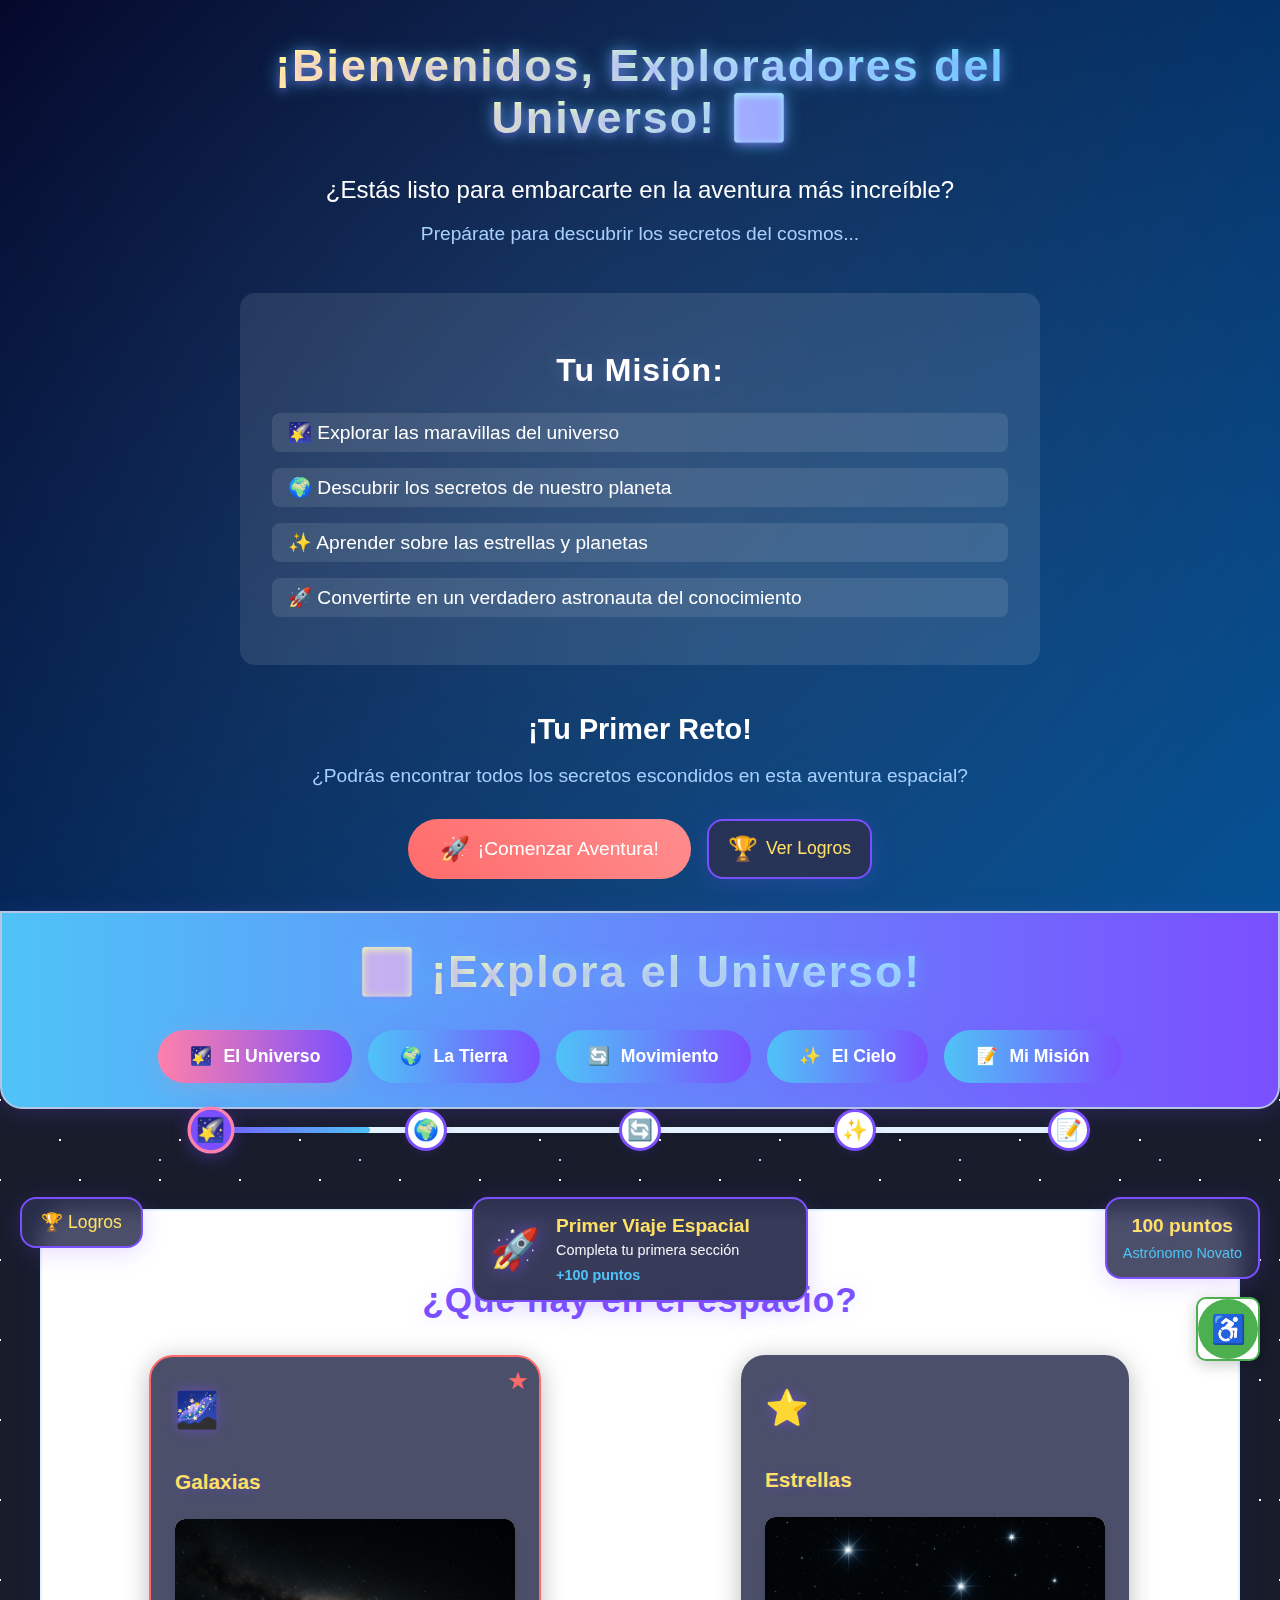
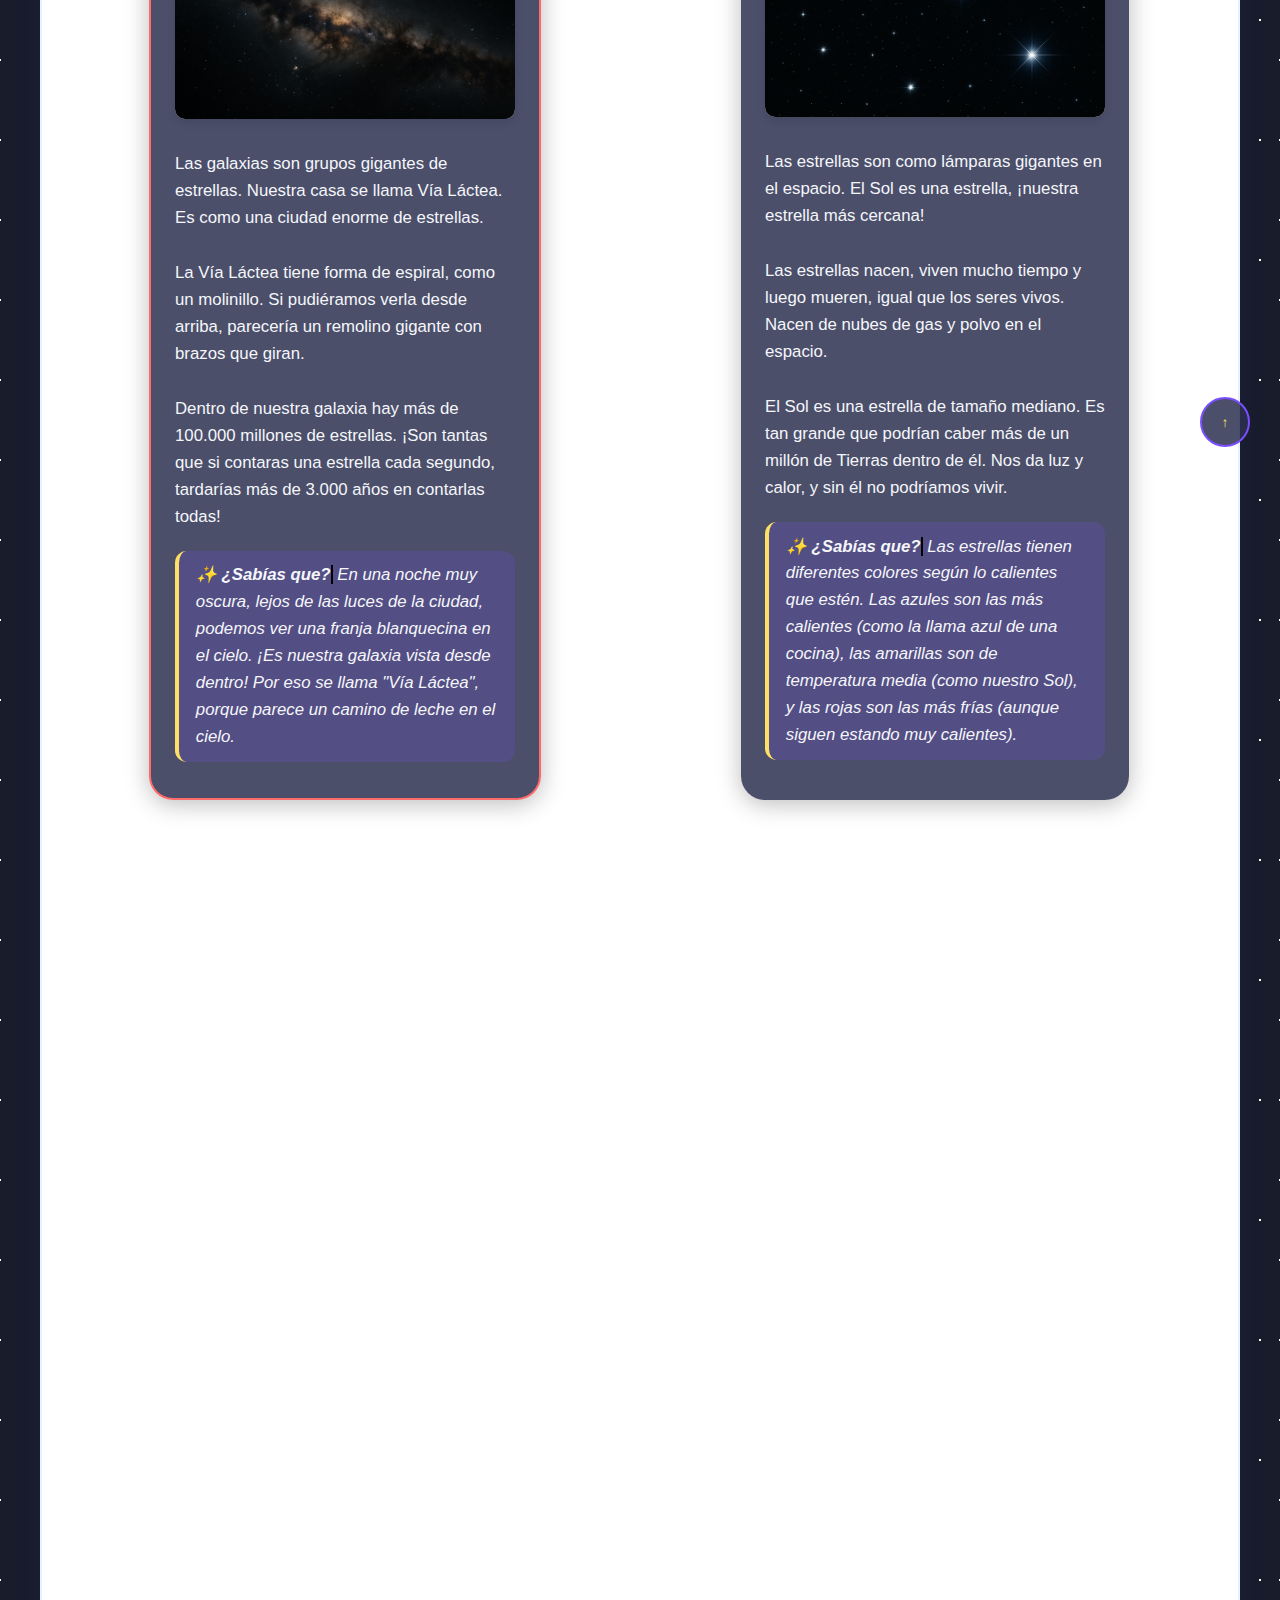
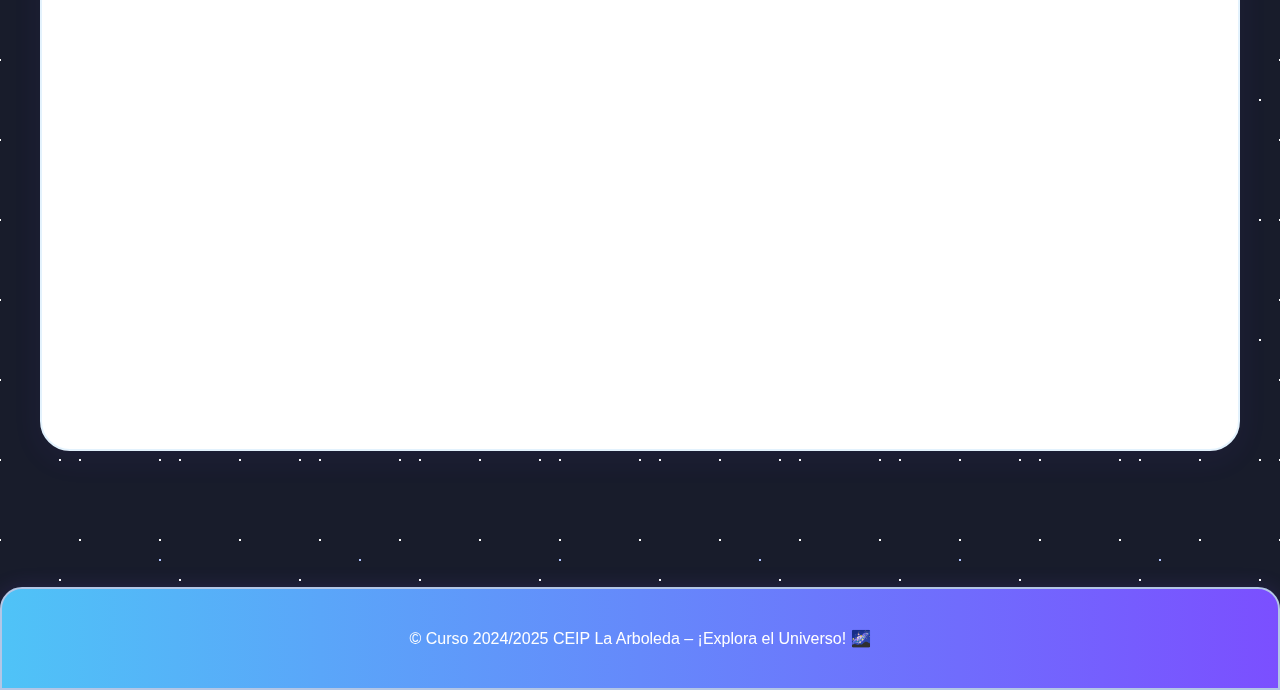
<file: index.html>
<!DOCTYPE html>
<html lang="es">
<head>
  <meta charset="UTF-8" />
  <meta name="viewport" content="width=device-width, initial-scale=1.0"/>
  <title>¡Explora el Universo! 🌌</title>
  <link href="https://fonts.cdnfonts.com/css/opendyslexic" rel="stylesheet">
  <link rel="stylesheet" href="animaciones.css" />
  <link rel="stylesheet" href="style.css" />
  <link rel="icon" type="image/svg+xml" href="data:image/svg+xml,%3Csvg xmlns='http://www.w3.org/2000/svg' viewBox='0 0 64 64'%3E%3Ccircle cx='32' cy='32' r='30' fill='%237b4fff'/%3E%3Ctext x='32' y='44' font-size='32' text-anchor='middle' fill='white' font-family='Arial'%3E%F0%9F%8C%8C%3C/text%3E%3C/svg%3E">
</head>
<body class="scroll-suave cursor-personalizado">
  <div id="contenedor-puntos" class="contenedor-puntos"></div>
  
  <!-- Barra de accesibilidad -->
  <div id="barra-accesibilidad" class="barra-accesibilidad">
    <button id="toggle-accesibilidad" class="btn-toggle-accesibilidad" aria-label="Mostrar/Ocultar opciones de accesibilidad">
      <span class="icono-accesibilidad">♿</span>
    </button>
    <div class="contenido-accesibilidad">
      <div class="grupo-accesibilidad">
        <label for="tamano-fuente">Tamaño de texto:</label>
        <div class="controles-fuente">
          <button class="btn-accesibilidad" onclick="cambiarTamanoFuente('disminuir')" aria-label="Disminuir tamaño de texto">A-</button>
          <button class="btn-accesibilidad" onclick="cambiarTamanoFuente('aumentar')" aria-label="Aumentar tamaño de texto">A+</button>
        </div>
      </div>
      <div class="grupo-accesibilidad">
        <label for="tipo-fuente">Tipo de letra:</label>
        <select id="tipo-fuente" class="select-accesibilidad" onchange="cambiarTipoFuente(this.value)">
          <option value="default">Normal</option>
          <option value="dyslexic">Dyslexic</option>
          <option value="high-contrast">Alto contraste</option>
        </select>
      </div>
      <div class="grupo-accesibilidad">
        <label for="contraste">Contraste:</label>
        <div class="controles-contraste">
          <button class="btn-accesibilidad" onclick="cambiarContraste('normal')" aria-label="Contraste normal">Normal</button>
          <button class="btn-accesibilidad" onclick="cambiarContraste('alto')" aria-label="Alto contraste">Alto</button>
        </div>
      </div>
      <div class="grupo-accesibilidad">
        <label for="modo-tea">Modo Reducido:</label>
        <div class="controles-tea">
          <button class="btn-accesibilidad" onclick="activarModoTEA()" aria-label="Activar modo reducido">
            <i class="icono-tea">🌙</i> Activar
          </button>
          <button class="btn-accesibilidad" onclick="desactivarModoTEA()" aria-label="Desactivar modo reducido">
            <i class="icono-tea">☀️</i> Desactivar
          </button>
        </div>
      </div>
    </div>
  </div>

  <div class="menu-hamburguesa">
    <span></span>
    <span></span>
    <span></span>
  </div>
  
  <!-- Nueva sección de bienvenida -->
  <section id="bienvenida" class="seccion-bienvenida">
    <div class="contenedor-bienvenida">
      <h1 class="titulo-bienvenida neon">¡Bienvenidos, Exploradores del Universo! 🌌</h1>
      <div class="mensaje-bienvenida">
        <p class="texto-destacado">¿Estás listo para embarcarte en la aventura más increíble?</p>
        <p class="texto-animado">Prepárate para descubrir los secretos del cosmos...</p>
      </div>
      <div class="mision-inicial">
        <h2 class="subtitulo-bienvenida">Tu Misión:</h2>
        <ul class="lista-mision">
          <li class="item-mision">🌠 Explorar las maravillas del universo</li>
          <li class="item-mision">🌍 Descubrir los secretos de nuestro planeta</li>
          <li class="item-mision">✨ Aprender sobre las estrellas y planetas</li>
          <li class="item-mision">🚀 Convertirte en un verdadero astronauta del conocimiento</li>
        </ul>
      </div>
      <div class="reto-inicial">
        <h3 class="titulo-reto">¡Tu Primer Reto!</h3>
        <p class="texto-reto">¿Podrás encontrar todos los secretos escondidos en esta aventura espacial?</p>
        <div class="contenedor-botones">
          <button class="btn-comenzar btn-interactivo" onclick="comenzarAventura()">
            <span class="icono-boton">🚀</span>
            ¡Comenzar Aventura!
          </button>
          <button class="btn-logros btn-interactivo" onclick="mostrarLogros()">
            <span class="icono-boton">🏆</span>
            Ver Logros
          </button>
        </div>
      </div>
    </div>
  </section>

  <div id="panel-logros" class="panel-logros">
    <button id="btn-logros" class="btn-logros">🏆 Logros</button>
    <div class="logros-contenido">
      <h3>Mis Logros</h3>
      <div class="lista-logros">
        <!-- Los logros se cargarán dinámicamente -->
      </div>
    </div>
  </div>
  <div id="loader" style="display:none">
    <div class="loader-spinner"></div>
    <div>Cargando...</div>
  </div>
  <header class="cristal cargar-contenido">
    <h1 class="neon flotar">🌌 ¡Explora el Universo!</h1>
    <nav class="navegacion-principal">
      <button class="nav-btn brillo btn-interactivo" onclick="mostrarSeccion('universo')" id="btn-universo">
        <span class="icono rotar icono-hover">🌠</span> El Universo
      </button>
      <button class="nav-btn brillo btn-interactivo" onclick="mostrarSeccion('tierra')" id="btn-tierra">
        <span class="icono rotar icono-hover">🌍</span> La Tierra
      </button>
      <button class="nav-btn brillo btn-interactivo" onclick="mostrarSeccion('movimiento')" id="btn-movimiento">
        <span class="icono rotar icono-hover">🔄</span> Movimiento
      </button>
      <button class="nav-btn brillo btn-interactivo" onclick="mostrarSeccion('cielo')" id="btn-cielo">
        <span class="icono rotar icono-hover">✨</span> El Cielo
      </button>
      <button class="nav-btn brillo btn-interactivo" onclick="mostrarSeccion('mision')" id="btn-mision">
        <span class="icono rotar icono-hover">📝</span> Mi Misión
      </button>
    </nav>
  </header>

  <!-- Barra de progreso de navegación -->
  <div class="barra-progreso">
    <div class="progreso" id="progreso-bar"></div>
    <div class="puntos-progreso">
      <span class="punto" id="punto-universo">🌠</span>
      <span class="punto" id="punto-tierra">🌍</span>
      <span class="punto" id="punto-movimiento">🔄</span>
      <span class="punto" id="punto-cielo">✨</span>
      <span class="punto" id="punto-mision">📝</span>
    </div>
  </div>

  <main>
    <section id="universo" class="seccion card">
      <h2>¿Qué hay en el espacio?</h2>
      <div class="tarjetas-conocimiento">
        <div class="tarjeta-conocimiento revelar">
          <span class="icono-tarjeta">🌌</span>
          <h3>Galaxias</h3>
          <div class="imagen-tarjeta">
            <img src="assets/images/via-lactea.png" alt="Imagen de la Vía Láctea" loading="lazy">
          </div>
          <p>Las galaxias son grupos gigantes de estrellas. Nuestra casa se llama Vía Láctea. Es como una ciudad enorme de estrellas.</p>
          <p>La Vía Láctea tiene forma de espiral, como un molinillo. Si pudiéramos verla desde arriba, parecería un remolino gigante con brazos que giran.</p>
          <p>Dentro de nuestra galaxia hay más de 100.000 millones de estrellas. ¡Son tantas que si contaras una estrella cada segundo, tardarías más de 3.000 años en contarlas todas!</p>
          <p class="dato-curioso">✨ <strong><span class="typing">¿Sabías que?</span></strong> En una noche muy oscura, lejos de las luces de la ciudad, podemos ver una franja blanquecina en el cielo. ¡Es nuestra galaxia vista desde dentro! Por eso se llama "Vía Láctea", porque parece un camino de leche en el cielo.</p>
        </div>
        <div class="tarjeta-conocimiento revelar">
          <span class="icono-tarjeta">⭐</span>
          <h3>Estrellas</h3>
          <div class="imagen-tarjeta">
            <img src="assets/images/estrellas.png" alt="Imagen de estrellas brillantes" loading="lazy">
          </div>
          <p>Las estrellas son como lámparas gigantes en el espacio. El Sol es una estrella, ¡nuestra estrella más cercana!</p>
          <p>Las estrellas nacen, viven mucho tiempo y luego mueren, igual que los seres vivos. Nacen de nubes de gas y polvo en el espacio.</p>
          <p>El Sol es una estrella de tamaño mediano. Es tan grande que podrían caber más de un millón de Tierras dentro de él. Nos da luz y calor, y sin él no podríamos vivir.</p>
          <p class="dato-curioso">✨ <strong><span class="typing">¿Sabías que?</span></strong> Las estrellas tienen diferentes colores según lo calientes que estén. Las azules son las más calientes (como la llama azul de una cocina), las amarillas son de temperatura media (como nuestro Sol), y las rojas son las más frías (aunque siguen estando muy calientes).</p>
        </div>
        <div class="tarjeta-conocimiento revelar">
          <span class="icono-tarjeta">🪐</span>
          <h3>Planetas</h3>
          <div class="imagen-tarjeta">
            <img src="assets/images/sistema-solar.png" alt="Imagen del Sistema Solar" loading="lazy">
          </div>
          <p>Los planetas son bolas grandes que giran alrededor del Sol. La Tierra es un planeta. Hay 8 planetas en nuestro Sistema Solar.</p>
          <p>Los planetas de nuestro Sistema Solar, en orden desde el Sol, son: Mercurio, Venus, Tierra, Marte, Júpiter, Saturno, Urano y Neptuno.</p>
          <p>Los cuatro primeros (Mercurio, Venus, Tierra y Marte) son planetas rocosos, como grandes piedras. Los otros cuatro (Júpiter, Saturno, Urano y Neptuno) son planetas gaseosos, como bolas gigantes de gas.</p>
          <p class="dato-curioso">✨ <strong><span class="typing">¿Sabías que?</span></strong> Saturno tiene unos anillos preciosos a su alrededor. Estos anillos están hechos de trozos de hielo y roca. Si pusiéramos a Saturno en una bañera gigante, ¡flotaría! Es el único planeta que podría flotar en el agua porque es menos denso.</p>
        </div>
        <div class="tarjeta-conocimiento revelar">
          <span class="icono-tarjeta">☄️</span>
          <h3>Otras cosas del espacio</h3>
          <div class="imagen-tarjeta">
            <img src="assets/images/cometa.png" alt="Imagen de un cometa" loading="lazy">
          </div>
          <p>En el espacio también hay asteroides (rocas espaciales), cometas (bolas de hielo que dejan una cola brillante) y muchas cosas más.</p>
          <p>Los asteroides son como rocas que flotan en el espacio. La mayoría están en un cinturón entre Marte y Júpiter. Son los restos de cuando se formó nuestro Sistema Solar.</p>
          <p>Los cometas son bolas de hielo y polvo. Cuando se acercan al Sol, parte del hielo se derrite y forma una cola brillante. Algunos cometas tardan muchos años en dar una vuelta al Sol.</p>
          <p>También hay lunas (satélites naturales) que giran alrededor de los planetas. La Tierra tiene una luna, pero otros planetas tienen muchas más. ¡Júpiter tiene más de 80 lunas!</p>
          <p class="dato-curioso">✨ <strong><span class="typing">¿Sabías que?</span></strong> Hace millones de años, un asteroide muy grande chocó contra la Tierra. Ese choque hizo que se extinguieran los dinosaurios. Por suerte, los asteroides grandes chocan contra la Tierra muy, muy raramente.</p>
        </div>
      </div>
    </section>
    <section id="tierra" class="seccion card" style="display:none">
      <h2>¿Cómo es la Tierra?</h2>
      <div class="tarjetas-conocimiento">
        <div class="tarjeta-conocimiento revelar">
          <span class="icono-tarjeta">⚽</span>
          <h3>Forma de la Tierra</h3>
          <p>La Tierra es redonda como una pelota. Si caminaras y caminaras, ¡podrías dar la vuelta entera y volver al mismo lugar!</p>
          <p>Aunque desde donde estamos parece plana, la Tierra es en realidad una esfera. Es como cuando estamos en un campo muy grande: parece plano, pero sabemos que la Tierra es redonda.</p>
          <p>La Tierra no es una esfera perfecta. Está un poquito achatada por los polos (arriba y abajo) y un poquito más ancha por el ecuador (la línea del medio). Es como si apretaras un poco una pelota por arriba y por abajo.</p>
          <p class="dato-curioso">✨ <strong><span class="typing">¿Sabías que?</span></strong> Si pudieras hacer un túnel que atravesara toda la Tierra, tardarías 42 minutos en caer de un lado a otro por el centro. ¡Pero no te preocupes! No podemos hacer ese túnel porque el centro de la Tierra está muy caliente.</p>
        </div>
        <div class="tarjeta-conocimiento revelar">
          <span class="icono-tarjeta">🌊</span>
          <h3>Agua y tierra</h3>
          <p>La Tierra tiene mucha agua. Los océanos, mares, lagos y ríos cubren la mayor parte. El resto son montañas, bosques, desiertos y ciudades.</p>
          <p>Si miras un globo terráqueo, verás que hay mucho más azul que marrón o verde. El azul representa el agua, que cubre el 71% de la superficie de la Tierra. ¡Casi tres cuartas partes de nuestro planeta es agua!</p>
          <p>Hay cinco grandes océanos: Pacífico, Atlántico, Índico, Ártico y Antártico. El océano Pacífico es tan grande que podrían caber todos los continentes dentro de él.</p>
          <p>La tierra firme está dividida en siete continentes: Europa, Asia, África, América del Norte, América del Sur, Oceanía y Antártida. Nosotros vivimos en Europa.</p>
          <p class="dato-curioso">✨ <strong><span class="typing">¿Sabías que?</span></strong> El lugar más alto de la Tierra es el monte Everest (¡es tan alto como 170 niños de tu edad uno encima de otro!). Y el lugar más profundo está en el océano, en la Fosa de las Marianas (¡tan profunda como 400 niños uno encima de otro!).</p>
        </div>
        <div class="tarjeta-conocimiento revelar">
          <span class="icono-tarjeta">☁️</span>
          <h3>El aire</h3>
          <p>Alrededor de la Tierra hay una capa de aire llamada atmósfera. Es como una manta que nos protege y nos permite respirar.</p>
          <p>Aunque no podemos ver el aire, está ahí. Podemos sentirlo cuando sopla el viento o cuando inflamos un globo. La atmósfera es una capa de aire que rodea toda la Tierra.</p>
          <p>La atmósfera nos protege de los rayos dañinos del Sol y de las rocas que vienen del espacio. También mantiene el calor, como una manta, para que no haga demasiado frío por la noche.</p>
          <p>El aire que respiramos está formado principalmente por dos gases: nitrógeno (78%) y oxígeno (21%). El oxígeno es el gas que necesitamos para respirar.</p>
          <p class="dato-curioso">✨ <strong><span class="typing">¿Sabías que?</span></strong> Las nubes están hechas de gotitas de agua muy pequeñas o cristalitos de hielo que flotan en el aire. Aunque algunas nubes parecen muy pesadas, ¡en realidad están flotando! Una nube mediana pesa tanto como 100 elefantes, pero como está formada por millones de gotitas muy pequeñas, puede flotar en el aire.</p>
        </div>
        <div class="tarjeta-conocimiento revelar">
          <span class="icono-tarjeta">🏠</span>
          <h3>Nuestro hogar</h3>
          <p>La Tierra es nuestro hogar. Aquí vivimos las personas, los animales y las plantas. Es el único planeta donde sabemos que hay vida.</p>
          <p>La Tierra es especial porque tiene agua líquida, aire para respirar y una temperatura adecuada para la vida. No hace ni demasiado calor ni demasiado frío.</p>
          <p>En la Tierra hay millones de especies diferentes de seres vivos. Hay animales de todos los tamaños, desde ballenas enormes hasta insectos diminutos. También hay plantas de todo tipo, desde árboles gigantes hasta pequeñas flores.</p>
          <p>Los seres humanos vivimos en todos los continentes (excepto en la Antártida, que está cubierta de hielo). Hablamos diferentes idiomas y tenemos diferentes culturas, pero todos compartimos el mismo planeta.</p>
          <p class="dato-curioso">✨ <strong><span class="typing">¿Sabías que?</span></strong> Si la Tierra fuera del tamaño de una manzana, la capa de aire que podemos respirar sería tan fina como la piel de esa manzana. Por eso es tan importante cuidar nuestro planeta y no contaminar.</p>
        </div>
      </div>
    </section>
    <section id="movimiento" class="seccion card" style="display:none">
      <h2>La Tierra se mueve</h2>
      <div class="tarjetas-conocimiento">
        <div class="tarjeta-conocimiento revelar">
          <span class="icono-tarjeta">🌓</span>
          <h3>El día y la noche</h3>
          <div class="imagen-tarjeta">
            <img src="assets/images/rotacion-tierra.png" alt="Animación de la rotación de la Tierra" loading="lazy">
          </div>
          <p>La Tierra gira como un trompo. Cuando una parte mira al Sol es de día, y cuando está en la sombra es de noche.</p>
          <p>La Tierra gira sobre sí misma, como cuando das vueltas sobre ti mismo. A este movimiento se le llama rotación. La Tierra tarda 24 horas (un día completo) en dar una vuelta entera.</p>
          <p>Cuando la parte de la Tierra donde vivimos está de cara al Sol, es de día y podemos ver la luz. Cuando nuestra parte de la Tierra está de espaldas al Sol, es de noche y está oscuro.</p>
          <p>Mientras en España es de día, en otros países como Japón o Australia es de noche. Y cuando aquí es de noche, en esos países es de día. ¡Siempre hay una parte de la Tierra que está a oscuras y otra que está iluminada!</p>
          <p class="dato-curioso">✨ <strong><span class="typing">¿Sabías que?</span></strong> Aunque no lo notamos, la Tierra gira muy rápido. En el ecuador (la línea del medio de la Tierra), estamos moviéndonos a más de 1.600 kilómetros por hora. ¡Es más rápido que un avión! No lo notamos porque todo a nuestro alrededor se mueve con nosotros, incluido el aire.</p>
        </div>
        <div class="tarjeta-conocimiento revelar">
          <span class="icono-tarjeta">🌞</span>
          <h3>Las estaciones</h3>
          <div class="imagen-tarjeta">
            <img src="assets/images/traslacion-tierra.png" alt="Animación de la traslación de la Tierra" loading="lazy">
          </div>
          <p>La Tierra también da vueltas alrededor del Sol. Tarda un año en dar una vuelta completa. Esto causa las estaciones: primavera, verano, otoño e invierno.</p>
          <p>Además de girar sobre sí misma, la Tierra viaja alrededor del Sol. Este viaje se llama traslación y dura 365 días (un año). La Tierra se mueve por un camino ovalado llamado órbita.</p>
          <p>La Tierra está un poco inclinada, como si fuera un trompo que no gira derecho. Por esta inclinación, a veces el Sol calienta más una parte de la Tierra que otra.</p>
          <p>Cuando el Sol calienta más la parte norte de la Tierra, es verano en España y en los países del norte. Al mismo tiempo, es invierno en los países del sur, como Argentina o Australia.</p>
          <p>Seis meses después, ocurre lo contrario: es invierno en el norte y verano en el sur. En primavera y otoño, el Sol calienta de forma parecida ambas partes de la Tierra.</p>
          <p class="dato-curioso">✨ <strong><span class="typing">¿Sabías que?</span></strong> En los polos de la Tierra (el Polo Norte y el Polo Sur), hay momentos del año en que el Sol no se pone durante varios días o semanas. ¡Es de día todo el tiempo! Y en otros momentos del año, el Sol no sale durante días o semanas. ¡Es de noche todo el tiempo!</p>
        </div>
        <div class="tarjeta-conocimiento revelar">
          <span class="icono-tarjeta">🔄</span>
          <h3>Siempre en movimiento</h3>
          <p>Aunque no lo notamos, la Tierra siempre está moviéndose. Es como si viviéramos en una nave espacial natural que nunca se detiene.</p>
          <p>La Tierra tiene varios movimientos al mismo tiempo:</p>
          <ul>
            <li>Gira sobre sí misma (rotación): un día</li>
            <li>Gira alrededor del Sol (traslación): un año</li>
            <li>Viaja con todo el Sistema Solar alrededor del centro de nuestra galaxia</li>
            <li>Se mueve con toda la galaxia por el espacio</li>
          </ul>
          <p>Es como si estuvieras en un tiovivo (la Tierra girando), que está en un coche (el Sistema Solar) que va por una rotonda (la galaxia), y todo eso se mueve por una carretera (el espacio).</p>
          <p class="dato-curioso">✨ <strong><span class="typing">¿Sabías que?</span></strong> Nuestro Sistema Solar tarda unos 225 millones de años en dar una vuelta completa alrededor del centro de la Vía Láctea. La última vez que estuvimos en este mismo punto de la galaxia, ¡los dinosaurios aún no habían aparecido en la Tierra!</p>
        </div>
        <div class="tarjeta-conocimiento revelar">
          <span class="icono-tarjeta">🌡️</span>
          <h3>El clima cambia</h3>
          <p>Cuando la Tierra se mueve alrededor del Sol, cambia la cantidad de luz y calor que recibimos. Por eso hace más calor en verano y más frío en invierno.</p>
          <p>En verano, el Sol está más alto en el cielo y los días son más largos. Sus rayos caen más directamente sobre nosotros y nos calientan más. Por eso hace calor en verano.</p>
          <p>En invierno, el Sol está más bajo en el cielo y los días son más cortos. Sus rayos caen más inclinados y nos calientan menos. Por eso hace frío en invierno.</p>
          <p>En primavera y otoño, el Sol está a una altura intermedia y los días y las noches duran casi lo mismo. Son estaciones de transición entre el frío y el calor.</p>
          <p class="dato-curioso">✨ <strong><span class="typing">¿Sabías que?</span></strong> El día más largo del año en el hemisferio norte (donde está España) es el 21 de junio, y se llama solsticio de verano. El día más corto es el 21 de diciembre, y se llama solsticio de invierno. En los equinoccios (20 de marzo y 22 de septiembre), el día y la noche duran exactamente lo mismo en todo el mundo.</p>
        </div>
      </div>
    </section>
    <section id="cielo" class="seccion card" style="display:none">
      <h2>El cielo de noche</h2>
      <div class="tarjetas-conocimiento">
        <div class="tarjeta-conocimiento revelar">
          <span class="icono-tarjeta">⭐</span>
          <h3>Las estrellas</h3>
          <p>Por la noche podemos ver muchas estrellas brillando en el cielo. Son como el Sol, pero están muy, muy lejos de nosotros.</p>
          <p>Las estrellas son bolas gigantes de gas muy caliente. Brillan con luz propia, como pequeñas linternas en el cielo nocturno. Algunas estrellas son más grandes que nuestro Sol, y otras son más pequeñas.</p>
          <p>Las estrellas están agrupadas formando figuras que llamamos constelaciones. Algunas constelaciones famosas son la Osa Mayor (que parece un carro), Orión (que parece un cazador) y el Cisne (que parece un pájaro con las alas extendidas).</p>
          <p>La estrella más brillante que vemos por la noche se llama Sirio. Es más grande y más caliente que nuestro Sol, y está a 8,6 años luz de distancia. Eso significa que su luz tarda 8,6 años en llegar hasta nosotros.</p>
          <p class="dato-curioso">✨ <strong><span class="typing">¿Sabías que?</span></strong> Cuando miramos las estrellas, estamos viendo cómo eran en el pasado, no cómo son ahora. Esto es porque la luz tarda tiempo en viajar desde ellas hasta nosotros. Es como recibir una carta que alguien te envió hace mucho tiempo.</p>
        </div>
        <div class="tarjeta-conocimiento revelar">
          <span class="icono-tarjeta">🌙</span>
          <h3>La Luna</h3>
          <p>La Luna es el objeto más brillante en el cielo nocturno. Cambia de forma a lo largo del mes: a veces es redonda, a veces parece una sonrisa.</p>
          <p>La Luna es el satélite natural de la Tierra. Eso significa que gira alrededor de nuestro planeta, como la Tierra gira alrededor del Sol. La Luna tarda 27 días en dar una vuelta completa a la Tierra.</p>
          <p>La Luna no tiene luz propia. Lo que vemos es la luz del Sol que rebota en ella, como un espejo. Según la posición de la Luna respecto al Sol y la Tierra, vemos diferentes partes iluminadas. Estas son las fases de la Luna:</p>
          <ul>
            <li>Luna nueva: no se ve (está entre la Tierra y el Sol)</li>
            <li>Luna creciente: parece una "C" al revés</li>
            <li>Cuarto creciente: se ve la mitad</li>
            <li>Luna gibosa creciente: más de la mitad</li>
            <li>Luna llena: se ve completa y redonda</li>
            <li>Luna gibosa menguante: más de la mitad</li>
            <li>Cuarto menguante: se ve la mitad</li>
            <li>Luna menguante: parece una "C"</li>
          </ul>
          <p class="dato-curioso">✨ <strong><span class="typing">¿Sabías que?</span></strong> La Luna siempre nos muestra la misma cara. Nunca podemos ver el otro lado desde la Tierra. Esto es porque tarda lo mismo en girar sobre sí misma que en dar una vuelta alrededor de la Tierra.</p>
        </div>
        <div class="tarjeta-conocimiento revelar">
          <span class="icono-tarjeta">🪐</span>
          <h3>Planetas brillantes</h3>
          <p>Algunos planetas se pueden ver desde la Tierra sin telescopio. Venus es muy brillante y a veces se ve por la mañana o por la tarde.</p>
          <p>Los planetas que podemos ver a simple vista son:</p>
          <ul>
            <li>Mercurio: difícil de ver porque está muy cerca del Sol</li>
            <li>Venus: muy brillante, se ve al amanecer o al atardecer</li>
            <li>Marte: tiene un color rojizo</li>
            <li>Júpiter: muy brillante, el segundo objeto más brillante de la noche después de la Luna</li>
            <li>Saturno: tiene un color amarillento</li>
          </ul>
          <p>A diferencia de las estrellas, los planetas no parpadean. Su luz es más constante y estable. Además, los planetas cambian de posición en el cielo con el paso de las semanas, mientras que las estrellas mantienen sus posiciones relativas entre sí.</p>
          <p class="dato-curioso">✨ <strong><span class="typing">¿Sabías que?</span></strong> Venus es tan brillante que a veces se puede ver incluso durante el día. Por eso se le llama "la estrella de la mañana" o "la estrella de la tarde", aunque no es una estrella sino un planeta.</p>
        </div>
        <div class="tarjeta-conocimiento revelar">
          <span class="icono-tarjeta">💫</span>
          <h3>Estrellas fugaces</h3>
          <p>A veces podemos ver rayas de luz que cruzan rápidamente el cielo. Son las estrellas fugaces, que en realidad son pequeñas rocas que caen a la Tierra.</p>
          <p>Las estrellas fugaces no son estrellas de verdad. Son meteoroides (pequeñas rocas espaciales) que entran en la atmósfera de la Tierra y se queman por el rozamiento con el aire. A este fenómeno se le llama meteoro.</p>
          <p>Cuando muchas estrellas fugaces aparecen en una misma noche, se llama lluvia de meteoros. Ocurre cuando la Tierra pasa por una zona del espacio con muchos meteoroides. Algunas lluvias de meteoros famosas son:</p>
          <ul>
            <li>Las Perseidas: en agosto</li>
            <li>Las Leónidas: en noviembre</li>
            <li>Las Gemínidas: en diciembre</li>
          </ul>
          <p>Si una roca espacial es muy grande y no se quema completamente en la atmósfera, puede llegar a la superficie de la Tierra. Entonces se llama meteorito.</p>
          <p class="dato-curioso">✨ <strong><span class="typing">¿Sabías que?</span></strong> Cada día caen a la Tierra unas 100 toneladas de polvo y pequeñas rocas del espacio. La mayoría son tan pequeñas como granos de arena y se queman completamente en la atmósfera, formando estrellas fugaces.</p>
        </div>
      </div>
    </section>
    <section id="mision" class="seccion card" style="display:none">
      <h2>Mi misión espacial</h2>
      <div class="descripcion-mision">
        <p>¡Bienvenido a tu misión espacial! Para completar esta aventura, debes realizar dos actividades:</p>
        <ol>
          <li><strong>Actividad obligatoria:</strong> El juego de preguntas sobre el universo</li>
          <li><strong>Actividad a elegir:</strong> Debes seleccionar UNA de las siguientes actividades creativas:
            <ul>
              <li>Dibujar el espacio</li>
              <li>Realizar el experimento de día y noche</li>
              <li>Crear el libro de las fases de la Luna</li>
              <li>Hacer el Sistema Solar comestible</li>
              <li>Llevar un diario de observación del cielo</li>
            </ul>
          </li>
        </ol>
        <p>¡Elige la actividad que más te guste y diviértete aprendiendo sobre el universo!</p>
      </div>
      <div class="tarjetas-conocimiento">
        <div class="tarjeta-conocimiento revelar">
          <span class="icono-tarjeta">❓</span>
          <h3>Juego de preguntas (OBLIGATORIO)</h3>
          <p class="actividad-obligatoria">Esta actividad es obligatoria para completar la misión.</p>
          <p>Responde a estas preguntas sencillas:</p>
          <ul>
            <li>¿De qué color es la Tierra vista desde el espacio? <em>(Pista: piensa en lo que más hay en la Tierra)</em></li>
            <li>¿Cuántos planetas hay en nuestro Sistema Solar? <em>(Pista: cuenta con los dedos de tus manos)</em></li>
            <li>¿Qué causa el día y la noche? <em>(Pista: tiene que ver con el movimiento de la Tierra)</em></li>
            <li>¿La Luna tiene luz propia? <em>(Pista: piensa en un espejo)</em></li>
            <li>¿Qué planeta es el más grande? <em>(Pista: empieza por J)</em></li>
            <li>¿Por qué hace más calor en verano que en invierno? <em>(Pista: tiene que ver con cómo caen los rayos del Sol)</em></li>
            <li>¿Qué son las estrellas fugaces? <em>(Pista: no son estrellas de verdad)</em></li>
          </ul>
          <p><strong>Juego en grupo:</strong> Haced un concurso de preguntas y respuestas. Dividid la clase en dos equipos. Cada equipo hace preguntas al otro sobre lo que habéis aprendido. ¡Gana el equipo que más preguntas acierte!</p>
        </div>
        <div class="tarjeta-conocimiento revelar">
          <span class="icono-tarjeta">🎨</span>
          <h3>Dibuja el espacio</h3>
          <p>Haz un dibujo del espacio con:</p>
          <ul>
            <li>El Sol (amarillo y grande)</li>
            <li>La Tierra (azul y verde)</li>
            <li>La Luna (gris o blanca)</li>
            <li>Algunas estrellas (de diferentes colores)</li>
            <li>Otros planetas (puedes elegir los que más te gusten)</li>
            <li>¡Y lo que tú quieras añadir! Quizás un cometa, un astronauta o una nave espacial</li>
          </ul>
          <p><strong>Ideas para tu dibujo:</strong></p>
          <ul>
            <li>Usa papel negro o azul oscuro para el fondo</li>
            <li>Puedes hacer las estrellas con pintura blanca o pegatinas brillantes</li>
            <li>Dibuja la Tierra con azul para los océanos y verde para los continentes</li>
            <li>Añade anillos a Saturno</li>
            <li>Dibuja una cola brillante para un cometa</li>
          </ul>
        </div>
        <div class="tarjeta-conocimiento revelar">
          <span class="icono-tarjeta">🔦</span>
          <h3>Experimento: Día y noche</h3>
          <p>Haz este experimento fácil:</p>
          <ul>
            <li>Necesitas una linterna y una pelota</li>
            <li>En una habitación oscura, enciende la linterna (es el Sol)</li>
            <li>Ilumina la pelota (es la Tierra)</li>
            <li>Gira lentamente la pelota</li>
            <li>Observa cómo una parte está iluminada (día) y otra en sombra (noche)</li>
          </ul>
          <p><strong>Para hacerlo más divertido:</strong></p>
          <ul>
            <li>Pega un pequeño muñeco o una pegatina en la pelota (eres tú)</li>
            <li>Observa cómo el muñeco pasa del día a la noche mientras giras la pelota</li>
            <li>Puedes dibujar los continentes en la pelota con un rotulador para que parezca más la Tierra</li>
            <li>Prueba a inclinar un poco la pelota para ver cómo cambian las estaciones</li>
          </ul>
        </div>
        <div class="tarjeta-conocimiento revelar">
          <span class="icono-tarjeta">🌙</span>
          <h3>Las fases de la Luna</h3>
          <p>Haz un libro de las fases de la Luna:</p>
          <ul>
            <li>Dobla 4 hojas de papel por la mitad</li>
            <li>En cada página, dibuja la Luna como se ve en diferentes días</li>
            <li>Luna nueva (no se ve)</li>
            <li>Luna creciente (parece una "C" al revés)</li>
            <li>Luna llena (círculo completo)</li>
            <li>Luna menguante (parece una "D")</li>
            <li>¡Decora tu libro con estrellas!</li>
          </ul>
          <p><strong>Otra actividad divertida:</strong></p>
          <ul>
            <li>Haz las fases de la Luna con galletas redondas:</li>
            <li>Consigue galletas redondas (tipo Oreo o similares)</li>
            <li>Para la luna nueva, deja la galleta entera (sin crema)</li>
            <li>Para la luna creciente, raspa la crema dejando forma de "C" al revés</li>
            <li>Para el cuarto creciente, raspa la mitad de la crema</li>
            <li>Para la luna llena, deja toda la crema</li>
            <li>Para el cuarto menguante, raspa la otra mitad</li>
            <li>Para la luna menguante, raspa dejando forma de "C"</li>
            <li>¡Y luego puedes comértelas!</li>
          </ul>
        </div>
        <div class="tarjeta-conocimiento revelar">
          <span class="icono-tarjeta">🪐</span>
          <h3>Sistema Solar comestible</h3>
          <p>¡Haz un Sistema Solar que puedas comer!</p>
          <p>Necesitarás diferentes frutas o dulces de distintos tamaños:</p>
          <ul>
            <li>Sol: una naranja grande o un melón pequeño</li>
            <li>Mercurio: una uva pequeña</li>
            <li>Venus: una cereza</li>
            <li>Tierra: una uva grande</li>
            <li>Marte: un arándano</li>
            <li>Júpiter: una manzana</li>
            <li>Saturno: una mandarina (puedes hacer los anillos con galletas)</li>
            <li>Urano: una ciruela</li>
            <li>Neptuno: una ciruela pequeña</li>
          </ul>
          <p>Coloca todas las "frutas-planetas" en orden desde el Sol. Puedes usar un papel grande como fondo. ¡Y después de enseñar tu Sistema Solar a la clase, puedes comértelo!</p>
        </div>
        <div class="tarjeta-conocimiento revelar">
          <span class="icono-tarjeta">🔭</span>
          <h3>Diario de observación del cielo</h3>
          <p>Haz un diario para anotar lo que ves en el cielo cada noche:</p>
          <ul>
            <li>Necesitas un cuaderno pequeño</li>
            <li>Cada noche, antes de dormir, mira por la ventana o sal al balcón o jardín con un adulto</li>
            <li>Anota en tu diario:
              <ul>
                <li>La fecha y la hora</li>
                <li>Si el cielo está despejado o nublado</li>
                <li>Cómo se ve la Luna (si se ve)</li>
                <li>Cuántas estrellas puedes contar</li>
                <li>Si ves algo especial (una estrella muy brillante, una estrella fugaz...)</li>
              </ul>
            </li>
            <li>Puedes hacer un dibujo de lo que ves</li>
          </ul>
          <p>Después de una semana, compara tus observaciones. ¿Ha cambiado la Luna? ¿Has visto las mismas estrellas?</p>
          <p><strong>Consejo:</strong> Para ver mejor las estrellas, apaga las luces de la habitación y deja que tus ojos se acostumbren a la oscuridad durante unos minutos. ¡Verás muchas más estrellas!</p>
        </div>
      </div>
    </section>
  </main>

  <button class="btn-volver-arriba" aria-label="Volver arriba">↑</button>
  
  <footer class="cristal">
    <p>© Curso 2024/2025 CEIP La Arboleda – ¡Explora el Universo! 🌌</p>
  </footer>

  <script src="script.js"></script>
</body>
</html>
</file>
<file: animaciones.css>
/* animaciones.css - Animaciones base para el proyecto */

@keyframes fadeIn {
  from { opacity: 0; transform: translateY(30px); }
  to { opacity: 1; transform: translateY(0); }
}

@keyframes float {
  0% { transform: translateY(0px); }
  50% { transform: translateY(-10px); }
  100% { transform: translateY(0px); }
}

@keyframes pulse {
  0% { transform: scale(1); }
  50% { transform: scale(1.08); }
  100% { transform: scale(1); }
}

@keyframes shine {
  0% { box-shadow: 0 0 10px #fff; }
  50% { box-shadow: 0 0 30px #7b4fff; }
  100% { box-shadow: 0 0 10px #fff; }
}

@keyframes rotate360 {
  from { transform: rotate(0deg); }
  to { transform: rotate(360deg); }
}

/* Clases utilitarias */
.flotar {
  animation: float 3s ease-in-out infinite;
}

.pulso {
  animation: pulse 1.5s infinite;
}

.aparecer {
  animation: fadeIn 0.7s ease;
}

.brillo {
  animation: shine 2.5s infinite;
}

.rotar {
  display: inline-block;
  animation: rotate360 2.5s linear infinite;
}

/* Efecto de brillo para elementos interactivos */
.brillo {
  position: relative;
  overflow: hidden;
}

.brillo::after {
  content: '';
  position: absolute;
  top: -50%;
  left: -50%;
  width: 200%;
  height: 200%;
  background: linear-gradient(
    45deg,
    transparent,
    rgba(255, 255, 255, 0.1),
    transparent
  );
  transform: rotate(45deg);
  animation: brillo 3s infinite;
}

@keyframes brillo {
  0% { transform: translateX(-100%) rotate(45deg); }
  100% { transform: translateX(100%) rotate(45deg); }
}

/* Efecto de desvanecimiento */
.desvanecer {
  animation: desvanecer 0.5s ease-out;
}

@keyframes desvanecer {
  from { opacity: 1; transform: translateY(0); }
  to { opacity: 0; transform: translateY(-20px); }
}

/* Efecto de rebote */
.rebotar {
  animation: rebotar 0.5s ease-in-out;
}

@keyframes rebotar {
  0%, 100% { transform: translateY(0); }
  50% { transform: translateY(-10px); }
}

/* Efecto de brillo para textos */
.texto-brillante {
  background: linear-gradient(45deg, #ffd700, #ff8c00);
  -webkit-background-clip: text;
  -webkit-text-fill-color: transparent;
  animation: brilloTexto 2s infinite;
}

@keyframes brilloTexto {
  0%, 100% { filter: brightness(1); }
  50% { filter: brightness(1.2); }
}

/* Efecto de hover para tarjetas */
.tarjeta {
  transition: all 0.3s ease;
}

.tarjeta:hover {
  transform: translateY(-5px) scale(1.02);
  box-shadow: 0 10px 30px rgba(0,0,0,0.2);
}

/* Efecto de transición suave para imágenes */
.imagen-transicion {
  transition: all 0.3s ease;
}

.imagen-transicion:hover {
  transform: scale(1.1);
  filter: brightness(1.2);
}

/* Efecto de gradiente animado */
.gradiente-animado {
  background: linear-gradient(45deg, #ff6b6b, #4ecdc4, #45b7d1, #96c93d);
  background-size: 300% 300%;
  animation: gradiente 5s ease infinite;
}

@keyframes gradiente {
  0% { background-position: 0% 50%; }
  50% { background-position: 100% 50%; }
  100% { background-position: 0% 50%; }
}

/* Efecto de partículas */
.particulas {
  position: relative;
  overflow: hidden;
}

.particula {
  position: absolute;
  background: white;
  border-radius: 50%;
  pointer-events: none;
  animation: particula 1s ease-out forwards;
}

@keyframes particula {
  0% {
    transform: scale(0);
    opacity: 1;
  }
  100% {
    transform: scale(1);
    opacity: 0;
  }
}

/* Efecto de neón */
.neon {
  text-shadow: 0 0 5px #fff,
               0 0 10px #fff,
               0 0 20px #fff,
               0 0 40px #0ff,
               0 0 80px #0ff,
               0 0 90px #0ff,
               0 0 100px #0ff,
               0 0 150px #0ff;
  animation: parpadearNeon 1.5s infinite;
}

@keyframes parpadearNeon {
  0%, 100% { opacity: 1; }
  50% { opacity: 0.8; }
}

/* Efecto de cristal */
.cristal {
  background: rgba(255, 255, 255, 0.1);
  backdrop-filter: blur(10px);
  border: 1px solid rgba(255, 255, 255, 0.2);
  box-shadow: 0 8px 32px rgba(0, 0, 0, 0.1);
}

/* Efecto de ondas */
.ondas {
  position: relative;
  overflow: hidden;
}

.onda {
  position: absolute;
  width: 200%;
  height: 200%;
  background: radial-gradient(circle, rgba(255,255,255,0.1) 0%, transparent 60%);
  animation: onda 3s linear infinite;
}

@keyframes onda {
  0% { transform: scale(0); opacity: 1; }
  100% { transform: scale(1); opacity: 0; }
}

/* Efecto de Morphing */
.morph {
  transition: all 0.5s cubic-bezier(0.4, 0, 0.2, 1);
}

.morph:hover {
  transform: scale(1.05) rotate(2deg);
  filter: hue-rotate(45deg);
}

/* Efecto de Parallax */
.parallax {
  transform-style: preserve-3d;
  perspective: 1000px;
}

.parallax-element {
  transform: translateZ(0);
  transition: transform 0.5s ease-out;
}

/* Efecto de Glassmorphism Mejorado */
.glassmorphism {
  background: rgba(255, 255, 255, 0.1);
  backdrop-filter: blur(10px);
  border: 1px solid rgba(255, 255, 255, 0.2);
  box-shadow: 0 8px 32px rgba(0, 0, 0, 0.1);
  transition: all 0.3s ease;
}

.glassmorphism:hover {
  background: rgba(255, 255, 255, 0.15);
  box-shadow: 0 8px 32px rgba(0, 0, 0, 0.2);
  transform: translateY(-5px);
}

/* Efecto de Typing */
.typing {
  overflow: hidden;
  border-right: 2px solid #000;
  white-space: nowrap;
  animation: typing 3.5s steps(40, end),
             blink-caret 0.75s step-end infinite;
}

@keyframes typing {
  from { width: 0 }
  to { width: 100% }
}

@keyframes blink-caret {
  from, to { border-color: transparent }
  50% { border-color: #000 }
}

/* Efecto de Partículas Interactivas */
.particulas-interactivas {
  position: relative;
  overflow: hidden;
}

.particula-interactiva {
  position: absolute;
  background: radial-gradient(circle, rgba(255,255,255,0.8) 0%, rgba(255,255,255,0) 70%);
  border-radius: 50%;
  pointer-events: none;
  animation: particula-interactiva 1s ease-out forwards;
}

@keyframes particula-interactiva {
  0% {
    transform: scale(0);
    opacity: 1;
  }
  100% {
    transform: scale(1);
    opacity: 0;
  }
}

/* Efecto de Transición de Página */
.transicion-pagina {
  position: fixed;
  top: 0;
  left: 0;
  width: 100%;
  height: 100%;
  background: linear-gradient(45deg, #1a1a1a, #4a4a4a);
  transform: scaleY(0);
  transform-origin: bottom;
  z-index: 1000;
}

.transicion-pagina.entrada {
  animation: transicionEntrada 0.5s ease-in-out forwards;
}

.transicion-pagina.salida {
  animation: transicionSalida 0.5s ease-in-out forwards;
}

@keyframes transicionEntrada {
  0% { transform: scaleY(0); }
  100% { transform: scaleY(1); }
}

@keyframes transicionSalida {
  0% { transform: scaleY(1); }
  100% { transform: scaleY(0); }
}

/* Efecto de Hover con Gradiente */
.hover-gradiente {
  background: linear-gradient(45deg, #ff6b6b, #4ecdc4);
  background-size: 200% 200%;
  transition: all 0.3s ease;
}

.hover-gradiente:hover {
  background-position: right center;
  transform: scale(1.05);
  box-shadow: 0 10px 20px rgba(0,0,0,0.2);
}

/* Efecto de Brillo en Borde */
.borde-brillante {
  position: relative;
  border: 2px solid transparent;
  background: linear-gradient(white, white) padding-box,
              linear-gradient(45deg, #ff6b6b, #4ecdc4) border-box;
  animation: borde-brillante 2s linear infinite;
}

@keyframes borde-brillante {
  0% { border-image-source: linear-gradient(45deg, #ff6b6b, #4ecdc4); }
  50% { border-image-source: linear-gradient(45deg, #4ecdc4, #ff6b6b); }
  100% { border-image-source: linear-gradient(45deg, #ff6b6b, #4ecdc4); }
}

/* Efecto de Scroll Reveal */
.revelar {
  opacity: 0;
  transform: translateY(30px);
  transition: all 0.8s ease;
}

.revelar.visible {
  opacity: 1;
  transform: translateY(0);
}

/* Efecto de Hover Mejorado para Tarjetas */
.tarjeta-conocimiento {
  transition: all 0.4s cubic-bezier(0.4, 0, 0.2, 1);
  position: relative;
  overflow: hidden;
}

.tarjeta-conocimiento:hover {
  transform: translateY(-10px) scale(1.02);
  box-shadow: 0 20px 40px rgba(0,0,0,0.2);
}

.tarjeta-conocimiento::before {
  content: '';
  position: absolute;
  top: 0;
  left: 0;
  width: 100%;
  height: 100%;
  background: linear-gradient(45deg, transparent, rgba(255,255,255,0.1), transparent);
  transform: translateX(-100%);
  transition: transform 0.6s ease;
}

.tarjeta-conocimiento:hover::before {
  transform: translateX(100%);
}

/* Efecto de Botón Interactivo */
.btn-interactivo {
  position: relative;
  overflow: hidden;
  transition: all 0.3s ease;
}

.btn-interactivo::after {
  content: '';
  position: absolute;
  top: 50%;
  left: 50%;
  width: 0;
  height: 0;
  background: rgba(255,255,255,0.2);
  border-radius: 50%;
  transform: translate(-50%, -50%);
  transition: width 0.6s ease, height 0.6s ease;
}

.btn-interactivo:hover::after {
  width: 300px;
  height: 300px;
}

/* Efecto de Hover para Imágenes */
.imagen-hover {
  transition: all 0.5s ease;
  cursor: pointer;
}

.imagen-hover:hover {
  transform: scale(1.1) rotate(2deg);
  filter: brightness(1.2) contrast(1.1);
}

/* Efecto de Cursor Personalizado */
.cursor-personalizado {
  cursor: none;
}

.cursor-personalizado::after {
  content: '';
  position: fixed;
  width: 20px;
  height: 20px;
  background: rgba(255,255,255,0.5);
  border-radius: 50%;
  pointer-events: none;
  transform: translate(-50%, -50%);
  transition: width 0.3s, height 0.3s, background 0.3s;
  z-index: 9999;
}

.cursor-personalizado:hover::after {
  width: 40px;
  height: 40px;
  background: rgba(255,255,255,0.8);
}

/* Efecto de Scroll Suave */
.scroll-suave {
  scroll-behavior: smooth;
}

/* Efecto de Hover para Enlaces */
.enlace-hover {
  position: relative;
  text-decoration: none;
  color: inherit;
}

.enlace-hover::after {
  content: '';
  position: absolute;
  bottom: -2px;
  left: 0;
  width: 0;
  height: 2px;
  background: currentColor;
  transition: width 0.3s ease;
}

.enlace-hover:hover::after {
  width: 100%;
}

/* Efecto de Carga de Contenido */
.cargar-contenido {
  opacity: 0;
  transform: translateY(20px);
  animation: cargarContenido 0.6s ease forwards;
}

@keyframes cargarContenido {
  to {
    opacity: 1;
    transform: translateY(0);
  }
}

/* Efecto de Hover para Iconos */
.icono-hover {
  transition: all 0.3s ease;
}

.icono-hover:hover {
  transform: scale(1.2) rotate(10deg);
  filter: drop-shadow(0 0 8px rgba(255,255,255,0.5));
}

/* Estilos para la sección de bienvenida */
.seccion-bienvenida {
  min-height: 100vh;
  display: flex;
  align-items: center;
  justify-content: center;
  background: linear-gradient(135deg, #000428, #004e92);
  position: relative;
  overflow: hidden;
}

.seccion-bienvenida::before {
  content: '';
  position: absolute;
  width: 200%;
  height: 200%;
  background: radial-gradient(circle, rgba(255,255,255,0.1) 0%, transparent 60%);
  animation: rotarFondo 30s linear infinite;
}

@keyframes rotarFondo {
  from { transform: rotate(0deg); }
  to { transform: rotate(360deg); }
}

.contenedor-bienvenida {
  max-width: 800px;
  padding: 2rem;
  text-align: center;
  position: relative;
  z-index: 1;
}

.titulo-bienvenida {
  font-size: 3rem;
  margin-bottom: 2rem;
  animation: aparecerTitulo 1s ease-out;
}

@keyframes aparecerTitulo {
  from {
    opacity: 0;
    transform: translateY(-30px);
  }
  to {
    opacity: 1;
    transform: translateY(0);
  }
}

.mensaje-bienvenida {
  margin-bottom: 3rem;
}

.texto-destacado {
  font-size: 1.5rem;
  color: #fff;
  margin-bottom: 1rem;
  animation: aparecerTexto 1s ease-out 0.5s both;
}

.texto-animado {
  font-size: 1.2rem;
  color: #a8d0ff;
  animation: aparecerTexto 1s ease-out 1s both;
}

@keyframes aparecerTexto {
  from {
    opacity: 0;
    transform: translateY(20px);
  }
  to {
    opacity: 1;
    transform: translateY(0);
  }
}

.mision-inicial {
  background: rgba(255, 255, 255, 0.1);
  backdrop-filter: blur(10px);
  padding: 2rem;
  border-radius: 15px;
  margin-bottom: 3rem;
  animation: aparecerMision 1s ease-out 1.5s both;
}

@keyframes aparecerMision {
  from {
    opacity: 0;
    transform: scale(0.9);
  }
  to {
    opacity: 1;
    transform: scale(1);
  }
}

.subtitulo-bienvenida {
  color: #fff;
  font-size: 2rem;
  margin-bottom: 1.5rem;
}

.lista-mision {
  list-style: none;
  padding: 0;
  text-align: left;
}

.item-mision {
  color: #fff;
  font-size: 1.2rem;
  margin: 1rem 0;
  padding: 0.5rem 1rem;
  background: rgba(255, 255, 255, 0.1);
  border-radius: 8px;
  animation: aparecerItem 0.5s ease-out both;
}

.item-mision:nth-child(1) { animation-delay: 2s; }
.item-mision:nth-child(2) { animation-delay: 2.2s; }
.item-mision:nth-child(3) { animation-delay: 2.4s; }
.item-mision:nth-child(4) { animation-delay: 2.6s; }

@keyframes aparecerItem {
  from {
    opacity: 0;
    transform: translateX(-20px);
  }
  to {
    opacity: 1;
    transform: translateX(0);
  }
}

.reto-inicial {
  animation: aparecerReto 1s ease-out 3s both;
}

@keyframes aparecerReto {
  from {
    opacity: 0;
    transform: translateY(30px);
  }
  to {
    opacity: 1;
    transform: translateY(0);
  }
}

.titulo-reto {
  color: #fff;
  font-size: 1.8rem;
  margin-bottom: 1rem;
}

.texto-reto {
  color: #a8d0ff;
  font-size: 1.2rem;
  margin-bottom: 2rem;
}

.contenedor-botones {
  display: flex;
  gap: 1rem;
  justify-content: center;
}

.btn-comenzar, .btn-logros {
  padding: 1rem 2rem;
  font-size: 1.2rem;
  border: none;
  border-radius: 50px;
  cursor: pointer;
  transition: all 0.3s ease;
  display: flex;
  align-items: center;
  gap: 0.5rem;
}

.btn-comenzar {
  background: linear-gradient(45deg, #ff6b6b, #ff8e8e);
  color: white;
}

.btn-logros {
  background: linear-gradient(45deg, #4ecdc4, #45b7d1);
  color: white;
}

.btn-comenzar:hover, .btn-logros:hover {
  transform: translateY(-5px);
  box-shadow: 0 10px 20px rgba(0,0,0,0.2);
}

.icono-boton {
  font-size: 1.5rem;
}

/* Efecto de partículas flotantes */
.particula-flotante {
  position: absolute;
  background: white;
  border-radius: 50%;
  pointer-events: none;
  animation: flotarParticula 15s linear infinite;
}

@keyframes flotarParticula {
  0% {
    transform: translateY(0) rotate(0deg);
    opacity: 0;
  }
  50% {
    opacity: 0.5;
  }
  100% {
    transform: translateY(-100vh) rotate(360deg);
    opacity: 0;
  }
}

/* Estilos para la barra de accesibilidad */
.barra-accesibilidad {
  position: fixed;
  top: 120px;
  right: 20px;
  z-index: 9999;
  background: #ffffff;
  border-radius: 10px;
  box-shadow: 0 4px 15px rgba(0, 0, 0, 0.2);
  transition: all 0.3s ease;
  border: 2px solid #4CAF50;
  display: flex;
  flex-direction: column;
  align-items: flex-end;
}

.btn-toggle-accesibilidad {
  width: 60px;
  height: 60px;
  border: none;
  background: #4CAF50;
  color: white;
  border-radius: 50%;
  cursor: pointer;
  display: flex;
  align-items: center;
  justify-content: center;
  font-size: 28px;
  transition: all 0.3s ease;
  position: relative;
  z-index: 10000;
}

.btn-toggle-accesibilidad:hover {
  transform: scale(1.1);
  background: #45a049;
  box-shadow: 0 4px 15px rgba(0, 0, 0, 0.3);
}

.contenido-accesibilidad {
  padding: 15px;
  display: none;
  min-width: 250px;
  background: #ffffff;
  border-radius: 10px;
  position: absolute;
  top: 100%;
  right: 0;
  margin-top: 5px;
  box-shadow: 0 4px 15px rgba(0, 0, 0, 0.2);
}

.barra-accesibilidad.activa .contenido-accesibilidad {
  display: block;
  animation: slideIn 0.3s ease forwards;
}

.grupo-accesibilidad {
  margin-bottom: 20px;
  padding: 10px;
  background: #f5f5f5;
  border-radius: 8px;
}

.grupo-accesibilidad label {
  display: block;
  margin-bottom: 8px;
  font-weight: bold;
  color: #333;
  font-size: 16px;
}

.controles-fuente, .controles-contraste {
  display: flex;
  gap: 10px;
  justify-content: center;
}

.btn-accesibilidad {
  padding: 8px 15px;
  border: 2px solid #4CAF50;
  background: white;
  border-radius: 5px;
  cursor: pointer;
  transition: all 0.2s ease;
  font-size: 16px;
  min-width: 40px;
}

.btn-accesibilidad:hover {
  background: #4CAF50;
  color: white;
}

.select-accesibilidad {
  width: 100%;
  padding: 8px;
  border: 2px solid #4CAF50;
  border-radius: 5px;
  font-size: 16px;
  background: white;
}

/* Estilos para fuentes especiales */
.fuente-dyslexic {
  font-family: 'OpenDyslexic', Arial, sans-serif !important;
  letter-spacing: 0.5px;
  line-height: 1.6;
}

.fuente-alto-contraste {
  background-color: black !important;
  color: white !important;
}

.fuente-alto-contraste * {
  background-color: black !important;
  color: white !important;
}

.fuente-alto-contraste a {
  color: yellow !important;
}

/* Animación para la barra */
@keyframes slideIn {
  from {
    transform: translateY(-10px);
    opacity: 0;
  }
  to {
    transform: translateY(0);
    opacity: 1;
  }
}

/* Estilos para el modo de alto contraste */
body.alto-contraste {
  background-color: black !important;
  color: white !important;
}

body.alto-contraste * {
  background-color: black !important;
  color: white !important;
}

body.alto-contraste a {
  color: yellow !important;
}

body.alto-contraste .btn-accesibilidad {
  border-color: yellow;
  color: yellow;
}

body.alto-contraste .btn-accesibilidad:hover {
  background-color: yellow;
  color: black;
}

/* Estilos para el modo TEA */
body.modo-tea {
  --color-fondo: #f0f8ff;
  --color-texto: #2c3e50;
  --color-botones: #3498db;
  --color-bordes: #bdc3c7;
  --espaciado-elementos: 20px;
  --tamano-fuente: 18px;
  --transicion-suave: all 0.3s ease;
}

body.modo-tea * {
  transition: var(--transicion-suave);
}

body.modo-tea .tarjeta-conocimiento {
  background-color: var(--color-fondo);
  border: 2px solid var(--color-bordes);
  border-radius: 15px;
  padding: var(--espaciado-elementos);
  margin-bottom: var(--espaciado-elementos);
  box-shadow: 0 4px 6px rgba(0, 0, 0, 0.1);
}

body.modo-tea .tarjeta-conocimiento:hover {
  transform: translateY(-5px);
  box-shadow: 0 6px 12px rgba(0, 0, 0, 0.15);
}

body.modo-tea h1, 
body.modo-tea h2, 
body.modo-tea h3 {
  color: var(--color-texto);
  font-weight: bold;
  margin-bottom: var(--espaciado-elementos);
}

body.modo-tea p {
  font-size: var(--tamano-fuente);
  line-height: 1.6;
  color: var(--color-texto);
  margin-bottom: var(--espaciado-elementos);
}

body.modo-tea .btn-interactivo {
  background-color: var(--color-botones);
  color: white;
  padding: 12px 24px;
  border-radius: 8px;
  border: none;
  font-size: var(--tamano-fuente);
  cursor: pointer;
  transition: var(--transicion-suave);
}

body.modo-tea .btn-interactivo:hover {
  transform: scale(1.05);
  box-shadow: 0 4px 8px rgba(0, 0, 0, 0.2);
}

body.modo-tea .icono-tarjeta {
  font-size: 2em;
  margin-bottom: var(--espaciado-elementos);
  display: block;
}

body.modo-tea .dato-curioso {
  background-color: #fff3cd;
  border-left: 4px solid #ffc107;
  padding: 15px;
  margin: var(--espaciado-elementos) 0;
  border-radius: 0 8px 8px 0;
}

/* Estilos para la barra de progreso en modo TEA */
body.modo-tea .barra-progreso {
  background-color: var(--color-bordes);
  height: 10px;
  border-radius: 5px;
  margin: var(--espaciado-elementos) 0;
}

body.modo-tea .progreso {
  background-color: var(--color-botones);
  height: 100%;
  border-radius: 5px;
  transition: var(--transicion-suave);
}

/* Estilos para las animaciones en modo TEA */
body.modo-tea .flotar {
  animation: flotar 3s ease-in-out infinite;
}

body.modo-tea .pulso {
  animation: pulso 2s ease-in-out infinite;
}

/* Estilos para los controles TEA */
.controles-tea {
  display: flex;
  gap: 10px;
  justify-content: center;
}

.icono-tea {
  font-size: 1.2em;
  margin-right: 5px;
}

/* Estilos para el modo TEA en la navegación */
body.modo-tea .navegacion-principal {
  background-color: var(--color-fondo);
  padding: var(--espaciado-elementos);
  border-radius: 10px;
  box-shadow: 0 4px 6px rgba(0, 0, 0, 0.1);
}

body.modo-tea .nav-btn {
  background-color: var(--color-botones);
  color: white;
  padding: 10px 20px;
  border-radius: 8px;
  margin: 5px;
  border: none;
  font-size: var(--tamano-fuente);
  transition: var(--transicion-suave);
}

body.modo-tea .nav-btn:hover {
  transform: scale(1.05);
  box-shadow: 0 4px 8px rgba(0, 0, 0, 0.2);
}

/* Estilos para el modo TEA en el panel de logros */
body.modo-tea .panel-logros {
  background-color: var(--color-fondo);
  border: 2px solid var(--color-bordes);
  border-radius: 15px;
  padding: var(--espaciado-elementos);
}

body.modo-tea .logro-item {
  background-color: white;
  border: 2px solid var(--color-bordes);
  border-radius: 10px;
  padding: 15px;
  margin-bottom: 10px;
  transition: var(--transicion-suave);
}

body.modo-tea .logro-item:hover {
  transform: translateX(5px);
  box-shadow: 0 4px 8px rgba(0, 0, 0, 0.1);
}

/* Estilos para las imágenes en las tarjetas */
.imagen-tarjeta {
    width: 100%;
    height: 200px;
    margin: 15px 0;
    border-radius: 10px;
    overflow: hidden;
    box-shadow: 0 4px 8px rgba(0, 0, 0, 0.1);
    transition: transform 0.3s ease;
    background-color: #f5f5f5;
    display: flex;
    align-items: center;
    justify-content: center;
}

.imagen-tarjeta img {
    width: 100%;
    height: 100%;
    object-fit: cover;
    transition: transform 0.3s ease;
    display: block;
}

.imagen-tarjeta:hover img {
    transform: scale(1.05);
}

/* Ajustes para el modo TEA */
body.modo-tea .imagen-tarjeta {
    height: 250px;
    margin: 20px 0;
    border: 2px solid var(--color-bordes);
    background-color: #ffffff;
}

body.modo-tea .imagen-tarjeta img {
    filter: brightness(1.1) contrast(1.1);
}

/* Ajustes responsivos para las imágenes */
@media (max-width: 768px) {
    .imagen-tarjeta {
        height: 180px;
    }
    
    body.modo-tea .imagen-tarjeta {
        height: 200px;
    }
}

/* Mensaje de carga para imágenes */
.imagen-tarjeta::before {
    content: 'Cargando imagen...';
    position: absolute;
    color: #666;
    font-size: 14px;
    display: none;
}

.imagen-tarjeta:empty::before {
    display: block;
}
</file>
<file: style.css>
/* style.css - Estilos base para Explora el Universo */

:root {
  --color-primario: #7b4fff;
  --color-secundario: #4fc3f7;
  --color-acento: #ff80ab;
  --color-fondo: #181c2b;
  --color-tarjeta: #fff;
  --color-texto: #2d3559;
  --color-footer: #4fc3f7;
  --color-footer2: #7b4fff;
  --color-nav: #fff;
  --color-nav-activo: #ff80ab;
}

body {
  font-family: 'Fredoka', 'Baloo 2', 'Comic Sans MS', cursive, sans-serif;
  background: var(--color-fondo);
  color: var(--color-texto);
  margin: 0;
  min-height: 100vh;
  /* Fondo de estrellas */
  background-image:
    radial-gradient(white 1px, transparent 1px),
    radial-gradient(#b3c6ff 1px, transparent 1px),
    radial-gradient(#fff 0.8px, transparent 1px),
    radial-gradient(#7b4fff 1px, transparent 1px);
  background-size: 120px 120px, 200px 200px, 80px 80px, 300px 300px;
  background-position: 0 0, 60px 60px, 40px 100px, 100px 200px;
  animation: estrellasParpadeo 8s linear infinite;
}

@keyframes estrellasParpadeo {
  0%, 100% { background-position: 0 0, 60px 60px, 40px 100px, 100px 200px; }
  50% { background-position: 10px 20px, 70px 80px, 60px 120px, 120px 220px; }
}

main {
  min-height: 60vh;
  padding: 2rem 0.5rem 4rem 0.5rem;
  max-width: 1200px;
  margin: 0 auto;
}

header.cristal, footer.cristal {
  background: linear-gradient(90deg, var(--color-footer) 0%, var(--color-footer2) 100%);
  color: #fff;
  border-radius: 0 0 22px 22px;
  box-shadow: 0 4px 24px #7b4fff33;
  padding: 1.5rem 1rem;
  text-align: center;
}

footer.cristal {
  border-radius: 22px 22px 0 0;
  margin-top: 2rem;
}

.navegacion-principal {
  display: flex;
  flex-wrap: wrap;
  justify-content: center;
  gap: 1rem;
  margin: 1.5rem 0 0 0;
}

.nav-btn {
  background: linear-gradient(90deg, var(--color-secundario) 0%, var(--color-primario) 100%);
  color: #fff;
  border: none;
  padding: 1rem 2rem;
  font-size: 1.1rem;
  border-radius: 40px;
  cursor: pointer;
  font-weight: 600;
  box-shadow: 0 4px 18px #7b4fff22;
  transition: all 0.2s cubic-bezier(.4,0,.2,1);
  display: inline-flex;
  align-items: center;
  gap: 0.7rem;
}

.nav-btn.activo, .nav-btn:active {
  background: linear-gradient(90deg, var(--color-acento) 0%, var(--color-primario) 100%);
  box-shadow: 0 6px 24px #ff80ab33;
}

.nav-btn:hover {
  background: linear-gradient(90deg, var(--color-primario) 0%, var(--color-secundario) 100%);
  transform: translateY(-3px) scale(1.04);
  box-shadow: 0 8px 32px #7b4fff33;
}

.seccion {
  background: var(--color-tarjeta);
  box-shadow: 0 8px 32px #7b4fff11;
  border-radius: 30px;
  margin-bottom: 2.5rem;
  padding: 2.5rem 1.5rem;
  border: 2px solid #e3f2fd;
  display: none;
  color: #23284a;
}

.seccion.activa {
  display: block;
}

h2, .texto-brillante {
  font-size: 2.2rem;
  color: var(--color-primario);
  text-shadow: 0 2px 16px #b3aaff44;
  font-weight: 700;
  letter-spacing: 1px;
  margin-bottom: 2.2rem;
  text-align: center;
}

.cristal {
  background: rgba(255,255,255,0.85);
  box-shadow: 0 4px 24px #7b4fff11;
  border-radius: 22px;
  border: 2px solid #b3c6e6;
}

/* Loader */
#loader {
  position: fixed;
  top: 0; left: 0; right: 0; bottom: 0;
  background: rgba(24,28,43,0.85);
  z-index: 9999;
  display: flex;
  align-items: center;
  justify-content: center;
  flex-direction: column;
  font-size: 2rem;
  color: var(--color-primario);
  transition: opacity 0.3s;
}

.loader-spinner {
  border: 6px solid #eee;
  border-top: 6px solid var(--color-primario);
  border-radius: 50%;
  width: 60px;
  height: 60px;
  animation: girar 1s linear infinite;
  margin-bottom: 1rem;
}

@keyframes girar {
  0% { transform: rotate(0deg); }
  100% { transform: rotate(360deg); }
}

@media (max-width: 768px) {
  main { padding: 1rem 0.2rem 3rem 0.2rem; }
  .seccion { padding: 1.2rem 0.5rem; border-radius: 16px; }
  h2, .texto-brillante { font-size: 1.3rem; }
  .nav-btn { font-size: 0.95rem; padding: 0.7rem 1.2rem; }
}

/* Tarjetas de conocimiento para la sección universo */
.tarjetas-conocimiento {
  display: grid;
  grid-template-columns: repeat(2, 1fr);
  gap: 2rem;
  justify-items: center;
  margin-top: 2rem;
}

@media (max-width: 900px) {
  .tarjetas-conocimiento {
    grid-template-columns: 1fr;
  }
  .tarjeta-conocimiento p, .tarjeta-conocimiento ul, .tarjeta-conocimiento li {
    font-size: 1em;
  }
}

.tarjeta-conocimiento {
  background: rgba(44, 48, 80, 0.85);
  border-radius: 1.5em;
  box-shadow: 0 4px 24px #0004;
  padding: 2rem 1.5rem 1.5rem 1.5rem;
  max-width: 340px;
  min-width: 260px;
  flex: 1 1 280px;
  display: flex;
  flex-direction: column;
  align-items: flex-start;
  position: relative;
  transition: transform 0.2s, box-shadow 0.2s;
}

.tarjeta-conocimiento:hover {
  transform: translateY(-8px) scale(1.03);
  box-shadow: 0 8px 32px #7b4fff55;
}

.icono-tarjeta {
  font-size: 2.2em;
  margin-bottom: 0.5em;
  display: block;
  filter: drop-shadow(0 0 6px #7b4fff88);
}

.tarjeta-conocimiento h3 {
  color: #ffe066;
  margin-bottom: 0.5em;
  font-size: 1.3em;
  font-weight: 700;
  text-shadow: 0 2px 8px #7b4fff55;
}

.tarjeta-conocimiento p, .tarjeta-conocimiento ul, .tarjeta-conocimiento li {
  color: #f5f6fa;
  margin-bottom: 0.7em;
  font-size: 1.05em;
  font-weight: 500;
  line-height: 1.6;
}

.dato-curioso {
  color: #ffe066;
  background: rgba(123, 79, 255, 0.18);
  border-left: 4px solid #ffe066;
  border-radius: 0.7em;
  padding: 0.7em 1em;
  font-style: italic;
  margin-top: 0.5em;
  font-size: 0.98em;
}

html {
  scroll-behavior: smooth;
}

.barra-progreso {
  width: 100%;
  max-width: 900px;
  margin: 0 auto 2rem auto;
  position: relative;
  height: 36px;
  display: flex;
  flex-direction: column;
  align-items: center;
  z-index: 10;
}

.progreso {
  position: absolute;
  top: 18px;
  left: 0;
  width: 100%;
  height: 6px;
  background: #e3f2fd;
  border-radius: 3px;
  z-index: 1;
  overflow: hidden;
}

.progreso::after {
  content: '';
  display: block;
  height: 100%;
  width: var(--progreso, 20%);
  background: linear-gradient(90deg, #7b4fff 0%, #4fc3f7 100%);
  border-radius: 3px;
  transition: width 0.5s cubic-bezier(.4,0,.2,1);
}

.puntos-progreso {
  display: flex;
  justify-content: space-between;
  width: 100%;
  max-width: 900px;
  position: relative;
  z-index: 2;
}

.punto {
  width: 36px;
  height: 36px;
  background: #fff;
  border: 3px solid #7b4fff;
  border-radius: 50%;
  display: flex;
  align-items: center;
  justify-content: center;
  font-size: 1.3em;
  color: #7b4fff;
  box-shadow: 0 2px 8px #7b4fff22;
  position: relative;
  transition: border-color 0.3s, background 0.3s, color 0.3s;
}

.punto.activo {
  background: #7b4fff;
  color: #fff;
  border-color: #ff80ab;
  box-shadow: 0 4px 16px #7b4fff55;
  transform: scale(1.12);
  z-index: 3;
}

.neon {
  color: #fff;
  font-size: 3.2rem;
  font-weight: 900;
  letter-spacing: 2px;
  background: linear-gradient(90deg, #ffe066 20%, #4fdcff 60%, #fff 100%);
  -webkit-background-clip: text;
  -webkit-text-fill-color: transparent;
  background-clip: text;
  text-fill-color: transparent;
  text-shadow:
    0 0 8px #fff,
    0 0 16px #ffe066,
    0 0 32px #4fdcff,
    0 2px 24px #4fdcff99;
  filter: brightness(1.2) drop-shadow(0 0 8px #4fdcff88);
  animation: neonBrillo 2.5s infinite alternate;
}

@keyframes neonBrillo {
  0% { filter: brightness(1.2) drop-shadow(0 0 8px #4fdcff88); }
  100% { filter: brightness(1.5) drop-shadow(0 0 16px #ffe066cc); }
}

@media (max-width: 768px) {
  .neon {
    font-size: 2rem;
  }
}

/* Estilos para el sistema de puntos */
.contenedor-puntos {
  position: fixed;
  top: 20px;
  right: 20px;
  background: rgba(44, 48, 80, 0.85);
  padding: 1rem;
  border-radius: 1rem;
  box-shadow: 0 4px 24px #7b4fff33;
  z-index: 1000;
  backdrop-filter: blur(10px);
  border: 2px solid #7b4fff;
  animation: aparecer 0.5s ease;
}

.puntos-info {
  display: flex;
  flex-direction: column;
  align-items: center;
  gap: 0.5rem;
}

.puntos-valor {
  font-size: 1.2em;
  color: #ffe066;
  font-weight: bold;
  text-shadow: 0 0 10px #7b4fff55;
}

.nivel-actual {
  font-size: 0.9em;
  color: #4fc3f7;
  font-weight: 500;
}

/* Animación para cuando se ganan puntos */
@keyframes puntosGanados {
  0% { transform: scale(1); }
  50% { transform: scale(1.2); }
  100% { transform: scale(1); }
}

.puntos-ganados {
  animation: puntosGanados 0.5s ease;
}

/* Estilos para notificaciones de logros */
.notificacion-logro {
  position: fixed;
  top: 20px;
  left: 50%;
  transform: translateX(-50%) translateY(-100%);
  background: rgba(44, 48, 80, 0.95);
  padding: 1rem;
  border-radius: 1rem;
  box-shadow: 0 4px 24px #7b4fff33;
  z-index: 1001;
  backdrop-filter: blur(10px);
  border: 2px solid #7b4fff;
  min-width: 300px;
  opacity: 0;
  transition: all 0.5s cubic-bezier(.4,0,.2,1);
}

.notificacion-logro.mostrar {
  transform: translateX(-50%) translateY(0);
  opacity: 1;
}

.logro-contenido {
  display: flex;
  align-items: center;
  gap: 1rem;
}

.logro-icono {
  font-size: 2.5em;
  filter: drop-shadow(0 0 8px #7b4fff88);
}

.logro-info {
  flex: 1;
}

.logro-info h4 {
  color: #ffe066;
  margin: 0 0 0.3rem 0;
  font-size: 1.2em;
}

.logro-info p {
  color: #f5f6fa;
  margin: 0 0 0.5rem 0;
  font-size: 0.9em;
}

.logro-puntos {
  color: #4fc3f7;
  font-weight: bold;
  font-size: 0.9em;
}

/* Estilo para tarjetas leídas */
.tarjeta-conocimiento.leida {
  border: 2px solid #ffe066;
  box-shadow: 0 0 20px #ffe06633;
}

/* Estilos para el panel de logros */
.panel-logros {
  position: fixed;
  left: 20px;
  top: 20px;
  z-index: 1000;
}

.btn-logros {
  background: rgba(44, 48, 80, 0.85);
  color: #ffe066;
  border: 2px solid #7b4fff;
  padding: 0.8rem 1.2rem;
  border-radius: 1rem;
  cursor: pointer;
  font-size: 1.1em;
  backdrop-filter: blur(10px);
  box-shadow: 0 4px 24px #7b4fff33;
  transition: all 0.3s ease;
}

.btn-logros:hover {
  transform: translateY(-2px);
  box-shadow: 0 6px 32px #7b4fff44;
}

.logros-contenido {
  position: absolute;
  top: 100%;
  left: 0;
  margin-top: 1rem;
  background: rgba(44, 48, 80, 0.95);
  padding: 1.5rem;
  border-radius: 1rem;
  box-shadow: 0 4px 24px #7b4fff33;
  backdrop-filter: blur(10px);
  border: 2px solid #7b4fff;
  min-width: 300px;
  display: none;
}

.panel-logros.activo .logros-contenido {
  display: block;
  animation: aparecer 0.3s ease;
}

.logros-contenido h3 {
  color: #ffe066;
  margin: 0 0 1rem 0;
  text-align: center;
  font-size: 1.3em;
}

.lista-logros {
  display: flex;
  flex-direction: column;
  gap: 1rem;
}

.logro-item {
  display: flex;
  align-items: center;
  gap: 1rem;
  padding: 0.8rem;
  border-radius: 0.8rem;
  background: rgba(123, 79, 255, 0.1);
  transition: all 0.3s ease;
}

.logro-item:hover {
  background: rgba(123, 79, 255, 0.2);
  transform: translateX(5px);
}

.logro-item.bloqueado {
  opacity: 0.5;
  filter: grayscale(1);
}

.logro-item .icono {
  font-size: 1.8em;
}

.logro-item .info {
  flex: 1;
}

.logro-item .nombre {
  color: #ffe066;
  margin: 0 0 0.3rem 0;
  font-size: 1.1em;
}

.logro-item .descripcion {
  color: #f5f6fa;
  margin: 0;
  font-size: 0.9em;
}

.logro-item .puntos {
  color: #4fc3f7;
  font-weight: bold;
  font-size: 0.9em;
}

/* Estilo del título principal */
h1.neon {
  color: #fff;
  font-size: 2.8rem;
  font-weight: 700;
  text-shadow: 0 2px 8px rgba(123, 79, 255, 0.5);
  background: linear-gradient(90deg, #ffe066, #4fc3f7);
  -webkit-background-clip: text;
  -webkit-text-fill-color: transparent;
  background-clip: text;
  text-fill-color: transparent;
  margin: 0;
  padding: 0.5rem 0;
}

@media (max-width: 768px) {
  h1.neon {
    font-size: 2rem;
  }
}

/* Estilos para el menú hamburguesa */
.menu-hamburguesa {
  display: none;
  position: fixed;
  top: 20px;
  left: 20px;
  z-index: 1000;
  background: rgba(44, 48, 80, 0.85);
  border: 2px solid #7b4fff;
  border-radius: 50%;
  width: 50px;
  height: 50px;
  cursor: pointer;
  transition: all 0.3s ease;
}

.menu-hamburguesa:hover {
  transform: scale(1.1);
  box-shadow: 0 0 20px #7b4fff33;
}

.menu-hamburguesa span {
  display: block;
  width: 25px;
  height: 3px;
  background: #ffe066;
  margin: 5px auto;
  transition: all 0.3s ease;
}

.menu-hamburguesa.activo span:nth-child(1) {
  transform: rotate(45deg) translate(5px, 5px);
}

.menu-hamburguesa.activo span:nth-child(2) {
  opacity: 0;
}

.menu-hamburguesa.activo span:nth-child(3) {
  transform: rotate(-45deg) translate(7px, -7px);
}

/* Estilos para el botón volver arriba */
.btn-volver-arriba {
  position: fixed;
  bottom: 30px;
  right: 30px;
  background: rgba(44, 48, 80, 0.85);
  color: #ffe066;
  border: 2px solid #7b4fff;
  width: 50px;
  height: 50px;
  border-radius: 50%;
  display: flex;
  align-items: center;
  justify-content: center;
  cursor: pointer;
  opacity: 0;
  visibility: hidden;
  transition: all 0.3s ease;
  z-index: 1000;
}

.btn-volver-arriba.visible {
  opacity: 1;
  visibility: visible;
}

.btn-volver-arriba:hover {
  transform: translateY(-5px);
  box-shadow: 0 0 20px #7b4fff33;
}

/* Media queries para el menú hamburguesa */
@media (max-width: 768px) {
  .menu-hamburguesa {
    display: block;
  }

  .navegacion-principal {
    position: fixed;
    top: 0;
    left: -100%;
    width: 80%;
    height: 100vh;
    background: rgba(44, 48, 80, 0.95);
    flex-direction: column;
    padding: 80px 20px;
    transition: all 0.3s ease;
    z-index: 999;
  }

  .navegacion-principal.activo {
    left: 0;
  }

  .nav-btn {
    width: 100%;
    margin: 10px 0;
  }
}

/* Estilos para la sección de misiones */
.descripcion-mision {
  background: rgba(255, 255, 255, 0.1);
  border-radius: 15px;
  padding: 20px;
  margin-bottom: 30px;
  box-shadow: 0 4px 15px rgba(0, 0, 0, 0.1);
  backdrop-filter: blur(5px);
  border: 1px solid rgba(255, 255, 255, 0.2);
}

.descripcion-mision p {
  margin-bottom: 15px;
  line-height: 1.6;
}

.descripcion-mision ol {
  margin-left: 20px;
  margin-bottom: 20px;
}

.descripcion-mision ul {
  margin-left: 40px;
  margin-top: 10px;
}

.descripcion-mision li {
  margin-bottom: 8px;
}

.actividad-obligatoria {
  background: linear-gradient(45deg, #ff6b6b, #ff8e8e);
  color: white;
  padding: 10px 15px;
  border-radius: 8px;
  margin: 10px 0;
  font-weight: bold;
  text-align: center;
  box-shadow: 0 2px 5px rgba(255, 107, 107, 0.3);
  animation: pulse 2s infinite;
}

@keyframes pulse {
  0% {
    transform: scale(1);
  }
  50% {
    transform: scale(1.02);
  }
  100% {
    transform: scale(1);
  }
}

/* Estilo para las tarjetas de actividades opcionales */
.tarjeta-conocimiento:not(:first-child) {
  position: relative;
  transition: transform 0.3s ease;
}

.tarjeta-conocimiento:not(:first-child):hover {
  transform: translateY(-5px);
}

.tarjeta-conocimiento:not(:first-child)::before {
  content: "Actividad Opcional";
  position: absolute;
  top: 10px;
  right: 10px;
  background: rgba(123, 79, 255, 0.9);
  color: white;
  padding: 5px 10px;
  border-radius: 15px;
  font-size: 0.8em;
  font-weight: bold;
}

/* Estilo para la tarjeta obligatoria */
.tarjeta-conocimiento:first-child {
  border: 2px solid #ff6b6b;
  position: relative;
}

.tarjeta-conocimiento:first-child::after {
  content: "★";
  position: absolute;
  top: 10px;
  right: 10px;
  color: #ff6b6b;
  font-size: 1.5em;
  animation: rotate 3s linear infinite;
}

@keyframes rotate {
  from {
    transform: rotate(0deg);
  }
  to {
    transform: rotate(360deg);
  }
}
</file>
